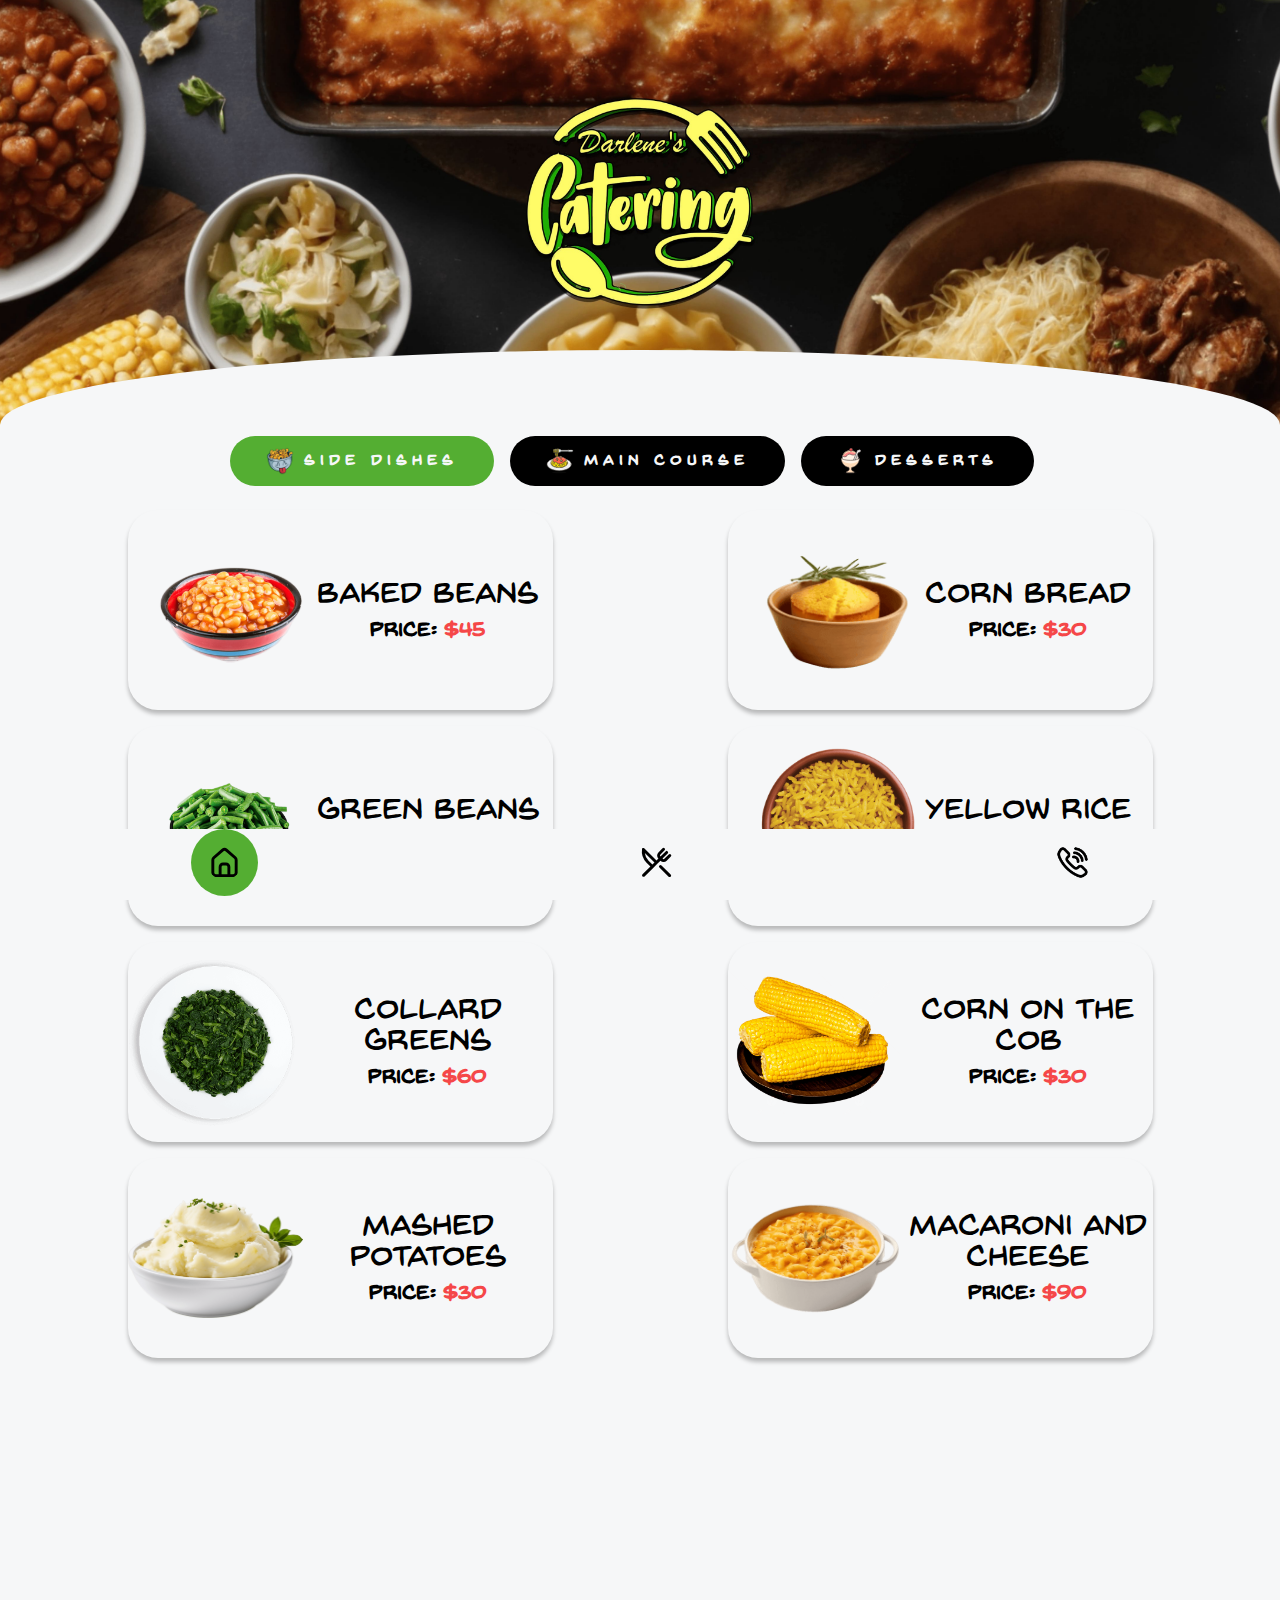
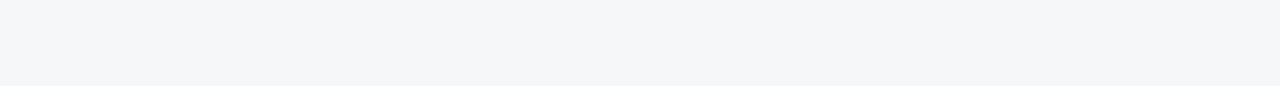
<file: index.html>
<!DOCTYPE html>
<html lang="en">

<head>
    <meta charset="UTF-8">
    <meta http-equiv="X-UA-Compatible" content="IE=edge">
    <meta name="viewport" content="width=device-width, initial-scale=1.0">
    <meta name="description" content="Catering Food in Clermont, Florida by Darlene. Made with Love.">
    <meta name="keywords" content="Food Catering">
    <meta name="theme-color" content="#000" />


    <title>Darlene's Catering</title>

    <link rel="icon" type="image/x-icon" href="./resources/assets/images/favicon.ico">
    <link rel="apple-touch-icon" href="./resources/assets/images/apple-touch-icon.png" />
    <link rel="stylesheet" href="./resources/sass/main.css">

    <script src="./resources/script/lightbox.js" defer></script>
    <script src="./resources/script/filtermenu.js"></script>
</head>

<body>
    <div class="navbar" id="navbar">
        <a href="./index.html"><img src="./resources/assets/icon/home.svg" class="navbar__logo navbar__logo--active"></a>
        <a id="menubtn" href="#"><img id="triggger" src="./resources/assets/icon/menu.svg" class="navbar__logo "></a>                
        <a href="./contact.html"><img src="./resources/assets/icon/contact.png" class="navbar__logo"></a>
    </div>

                 <!----------------LightBox for Menu----------------------------->
                 <div id="myModal" class="modal">
                    <div class="modal-content">
                    <span class="close">&times;</span>
                    <img src="./resources/assets/images/fullpagemenu.jpg" width="100%" defer>
                    </div>
                </div>
                <!----------------LightBox for Menu----------------------------->

    <div class="container container__home" id="hidepage">
        <div class="background">

        </div>

        <div class="home__elements">
           
            <div class="container container__meniu">
                
                <div class="row submeniu">
                    <div class="submeniu__element submeniu__element--active" id="sides" onclick="filter(sides)">
                        <img src="./resources/assets/icon/appetizer.png" alt="Appetizer Icon" class="submeniu__element__image ">
                        <p class="submeniu__element__title">Side Dishes</p>
                    </div>

                    <div class="submeniu__element" id="mains" onclick="filter(mains)">
                        <img src="./resources/assets/icon/maincourse.svg" alt="Main Courses Icon" class="submeniu__element__image">
                        <p class="submeniu__element__title">Main Course</p>
                    </div>
                    
                    <div class="submeniu__element" id="desserts" onclick="filter(desserts)">
                        <img src="./resources/assets/icon/desserts.svg" alt="Dessert Icon" class="submeniu__element__image">
                        <p class="submeniu__element__title">Desserts</p>
                    </div>
                </div>
        
        
        
                <div class="food__elements">
                    <div id="food-sides">
                            <figure class="card " id="c1">
                                <div class="row ">
                                    <img src="./resources/assets/images/menu/bakedbeans.png" alt="Baked Beans"
                                        class="card__image">
                                    <div class="column column--justifyContentCenter">
                                        <figcaption class="card__title">Baked Beans</figcaption>
                                        <h4 class="card__details">Price: <span class="important">$45</span>
                                        </h4>
                                    </div>
                                </div>
    
                            </figure>

                            <figure class="card" id="c2">
                                <div class="row ">
                                    <img src="./resources/assets/images/menu/cornbread.png" alt="Corn Bread"
                                        class="card__image">
                                    <div class="column column--justifyContentCenter">
                                        <figcaption class="card__title">Corn Bread</figcaption>
                                        <h4 class="card__details">Price: <span class="important">$30</span>
                                        </h4>
                                    </div>
                                </div>

                               
                            </figure>
                            
                            <figure class="card" id="c3">
                                <div class="row ">
                                    <img src="./resources/assets/images/menu/greenbeans.png" alt="Green Beans"
                                        class="card__image">
                                    <div class="column column--justifyContentCenter">
                                        <figcaption class="card__title">Green Beans</figcaption>
                                        <h4 class="card__details">Price: <span class="important">$40</span>
                                        </h4>
                                        </h4>
                                    </div>
                                </div>
            
            
            
                                
                            </figure>
            
                            <figure class="card" id="c4">
                                <div class="row ">
                                    <img src="./resources/assets/images/menu/yellowrice.png" alt="Yellow Rice"
                                        class="card__image">
                                    <div class="column column--justifyContentCenter">
                                        <figcaption class="card__title">Yellow Rice</figcaption>
                                        <h4 class="card__details">Price: <span class="important">$30</span>
                                        </h4>
                                        </h4>
                                    </div>
                                </div>      
                            
                            </figure>

                            <figure class="card" id="c5">
                                <div class="row ">
                                    <img src="./resources/assets/images/menu/collardgreens.png" alt="Collard Greens"
                                        class="card__image">
                                    <div class="column column--justifyContentCenter">
                                        <figcaption class="card__title">Collard Greens</figcaption>
                                        <h4 class="card__details">Price: <span class="important">$60</span>
                                        </h4>
                                        </h4>
                                    </div>
                                </div>             
                                
                            </figure>

                            <figure class="card" id="c6">
                                <div class="row ">
                                    <img src="./resources/assets/images/menu/cornonthecob.png" alt="Corn on the Cob"
                                        class="card__image">
                                    <div class="column column--justifyContentCenter">
                                        <figcaption class="card__title">Corn on the Cob</figcaption>
                                        <h4 class="card__details">Price: <span class="important">$30</span>
                                        </h4>
                                        </h4>
                                    </div>
                                </div>             
                              
                            </figure>

                            <figure class="card" id="c7">
                                <div class="row ">
                                    <img src="./resources/assets/images/menu/mashedpotatoes.png" alt="Mashed Potatoes"
                                        class="card__image">
                                    <div class="column column--justifyContentCenter">
                                        <figcaption class="card__title">Mashed Potatoes</figcaption>
                                        <h4 class="card__details">Price: <span class="important">$30</span>
                                        </h4>
                                        </h4>
                                    </div>
                                </div>             
                              
                            </figure>

                            <figure class="card" id="c8">
                                <div class="row ">
                                    <img src="./resources/assets/images/menu/macaroni.png" alt="Macaroni and Cheese"
                                        class="card__image">
                                    <div class="column column--justifyContentCenter">
                                        <figcaption class="card__title">Macaroni and Cheese</figcaption>
                                        <h4 class="card__details">Price: <span class="important">$90</span>
                                        </h4>
                                        </h4>
                                    </div>
                                </div>             
                             
                            </figure>
            
            
            
                        
                    </div>

                    <div id="food-mains" style="display: none;">
                        <figure class="card " id="f1">
                            <div class="row ">
                                <img src="./resources/assets/images/menu/fish.png" alt="Fried Fish with Grits"
                                    class="card__image">
                                <div class="column column--justifyContentCenter">
                                    <figcaption class="card__title">Fried Fish with Grits</figcaption>
                                    <h4 class="card__details">Price: <span class="important">$100</span>
                                    </h4>
                                </div>
                            </div>
                        </figure>

                        <figure class="card " id="f2">
                            <div class="row ">
                                <img src="./resources/assets/images/menu/meatloaf.png" alt="Meatloaf"
                                    class="card__image">
                                <div class="column column--justifyContentCenter">
                                    <figcaption class="card__title">Meatloaf</figcaption>
                                    <h4 class="card__details">Price: <span class="important">$60</span>
                                    </h4>
                                </div>
                            </div>
                        </figure>

                        <figure class="card " id="f3">
                            <div class="row ">
                                <img src="./resources/assets/images/menu/beef.png" alt="Beef Stew"
                                    class="card__image">
                                <div class="column column--justifyContentCenter">
                                    <figcaption class="card__title">Beef Stew</figcaption>
                                    <h4 class="card__details">Price: <span class="important">$60</span>
                                    </h4>
                                </div>
                            </div>
                        </figure>

                        <figure class="card " id="f4">
                            <div class="row ">
                                <img src="./resources/assets/images/menu/seafood.png" alt="Seafood" class="card__image">
                                <div class="column column--justifyContentCenter">
                                    <figcaption class="card__title">Seafood Rice or Pasta</figcaption>
                                    <h4 class="card__details">Price: <span class="important">$100</span>
                                    </h4>
                                </div>
                            </div>
                        </figure>

                        <figure class="card " id="f5">
                            <div class="row ">
                                <img src="./resources/assets/images/menu/lasagna.png" alt="Lasagna"
                                    class="card__image">
                                <div class="column column--justifyContentCenter">
                                    <figcaption class="card__title">Lasagna</figcaption>
                                    <p class="card__subtitle important">Meat(+$10) or Vegetarian</p>
                                    <h4 class="card__details">Price: <span class="important">$80</span>
                                    </h4>
                                </div>
                            </div>
                        </figure>

                        <figure class="card " id="f6">
                            <div class="row ">
                                <img src="./resources/assets/images/menu/pastawithchicken.png" alt="Pasta"
                                    class="card__image">
                                <div class="column column--justifyContentCenter">
                                    <figcaption class="card__title">Pasta with Chicken</figcaption>
                                    <h4 class="card__details">Price: <span class="important">$60</span>
                                    </h4>
                                </div>
                            </div>
                        </figure>

                        <figure class="card " id="f7">
                            <div class="row ">
                                <img src="./resources/assets/images/menu/spaghetti.png" alt="Spaghetti"
                                    class="card__image">
                                <div class="column column--justifyContentCenter">
                                    <figcaption class="card__title">Spaghetti with Meat Sauce</figcaption>
                                    <h4 class="card__details">Price: <span class="important">$60</span>
                                    </h4>
                                </div>
                            </div>
                        </figure>


                        <figure class="card " id="f8">
                            <div class="row ">
                                <img src="./resources/assets/images/menu/chicken.png" alt="Chicken"
                                    class="card__image">
                                <div class="column column--justifyContentCenter">
                                    <figcaption class="card__title">Chicken</figcaption>
                                    <p class="card__subtitle important">Fried, Baked or BBQ</p>
                                    <h4 class="card__details">Price: <span class="important">$90</span>
                                    </h4>
                                </div>
                            </div>
                        </figure>

                        <figure class="card " id="f9">
                            <div class="row ">
                                <img src="./resources/assets/images/menu/oxtail.png" alt="Oxtail"
                                    class="card__image">
                                <div class="column column--justifyContentCenter">
                                    <figcaption class="card__title">Oxtail</figcaption>
                                    <h4 class="card__details">Price: <span class="important">$230</span>
                                    </h4>
                                </div>
                            </div>
                        </figure>

                        <figure class="card " id="f10">
                            <div class="row ">
                                <img src="./resources/assets/images/menu/turkey.png" alt="Turkey Wing"
                                    class="card__image">
                                <div class="column column--justifyContentCenter">
                                    <figcaption class="card__title">Turkey Wing</figcaption>
                                    <h4 class="card__details">Price: <span class="important">$60</span>
                                    </h4>
                                </div>
                            </div>
                        </figure>
                    </div>

                    <div id="food-desserts" style="display: none;">
                        <figure class="card " id="d1">
                            <div class="row ">
                                <img src="./resources/assets/images/menu/potatoepie.png" alt="Sweet Potato Pie"
                                    class="card__image">
                                <div class="column column--justifyContentCenter">
                                    <figcaption class="card__title">Sweet Potato Pie</figcaption>
                                    <h4 class="card__details">Price  3": <span class="important">$4</span>
                                    <h4 class="card__details">Price 9": <span class="important">$12</span>
                                    </h4>
                                </div>
                            </div>
                        </figure>

                         <figure class="card " id="d3">
                            <div class="row ">
                                <img src="./resources/assets/images/menu/pecanpie.png" alt="Pecan Pie, 9 inch"
                                    class="card__image">
                                <div class="column column--justifyContentCenter">
                                    <figcaption class="card__title">Pecan Pie, 9"</figcaption>
                                    <h4 class="card__details">Price: <span class="important">$20</span>
                                    </h4>
                                </div>
                            </div>
                        </figure>

                         <figure class="card " id="d4">
                            <div class="row ">
                                <img src="./resources/assets/images/menu/poundcake.png" alt="7-UP Pound Cake"
                                    class="card__image card__image--forBigPicture">
                                <div class="column column--justifyContentCenter">
                                    <figcaption class="card__title">7-UP Pound Cake</figcaption>
                                    <h4 class="card__details">Price: <span class="important">$25</span>
                                    </h4>
                                </div>
                            </div>
                        </figure>

                         <figure class="card " id="d5">
                            <div class="row ">
                                <img src="./resources/assets/images/menu/coconutcake.png" alt="Coconut Cake"
                                    class="card__image card__image--forBigPicture">
                                <div class="column column--justifyContentCenter">
                                    <figcaption class="card__title">Coconut Cake</figcaption>
                                    <h4 class="card__details">Price: <span class="important">$40</span>
                                    </h4>
                                </div>
                            </div>
                        </figure>

                         <figure class="card " id="d6">
                            <div class="row ">
                                <img src="./resources/assets/images/menu/applepie.png" alt="Apple Pie, 9 inch"
                                    class="card__image card__image--forBigPicture">
                                <div class="column column--justifyContentCenter">
                                    <figcaption class="card__title">Apple Pie, 9"</figcaption>
                                    <h4 class="card__details">Price: <span class="important">$20</span>
                                    </h4>
                                </div>
                            </div>
                        </figure>

                         <figure class="card " id="d7">
                            <div class="row ">
                                <img src="./resources/assets/images/menu/peach.png" alt="Peach Cobbler"
                                    class="card__image card__image--forBigPicture">
                                <div class="column column--justifyContentCenter">
                                    <figcaption class="card__title">Peach Cobbler</figcaption>
                                    <h4 class="card__details">Price: <span class="important">$15</span>
                                    </h4>
                                </div>
                            </div>
                        </figure>

                         <figure class="card " id="d8">
                            <div class="row ">
                                <img src="./resources/assets/images/menu/chocolate.png" alt="German Chocolate Cake"
                                    class="card__image card__image--forBigPicture">
                                <div class="column column--justifyContentCenter">
                                    <figcaption class="card__title">German Chocolate Cake</figcaption>
                                    <h4 class="card__details">Price: <span class="important">$40</span>
                                    </h4>
                                </div>
                            </div>
                        </figure>


                         <figure class="card " id="d9">
                            <div class="row ">
                                <img src="./resources/assets/images/menu/redcake.png" alt="Red Velvet Cake"
                                    class="card__image card__image--forBigPicture">
                                <div class="column column--justifyContentCenter">
                                    <figcaption class="card__title">Red Velvet Cake</figcaption>
                                    <h4 class="card__details">Price: <span class="important">$35</span>
                                    </h4>
                                </div>
                            </div>
                        </figure>


                         <figure class="card " id="d10">
                            <div class="row ">
                                <img src="./resources/assets/images/menu/pudding.png" alt="Banana Pudding, Serves 50"
                                    class="card__image card__image--forBigPicture">
                                <div class="column column--justifyContentCenter">
                                    <figcaption class="card__title">Banana Pudding, Serves 50</figcaption>
                                    <h4 class="card__details">Price: <span class="important">$65</span>
                                    </h4>
                                </div>
                            </div>
                        </figure>





                    </div>
                </div>
        
            </div>
            
            
        </div>
    </div>
    </div>

</body>

</html>
</file>
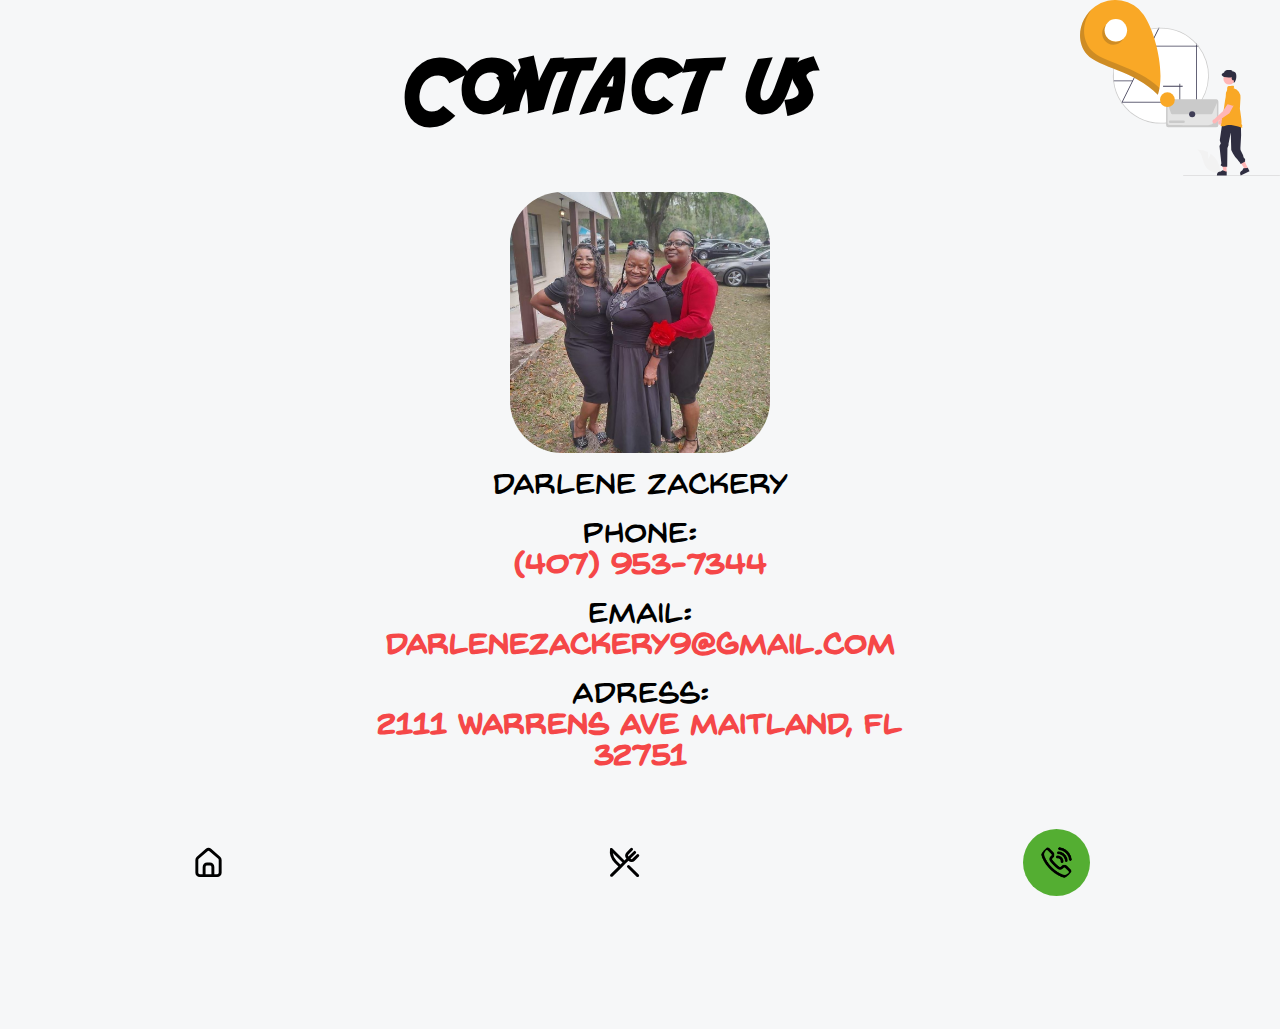
<file: contact.html>
<!DOCTYPE html>
<html lang="en">

<head>
    <meta charset="UTF-8">
    <meta http-equiv="X-UA-Compatible" content="IE=edge">
    <meta name="viewport" content="width=device-width, initial-scale=1.0">
    <meta name="description" content="Catering Food in Clermont, Florida by Darlene. Made with Love.">
    <meta name="keywords" content="Food Catering">
    <meta name="theme-color" content="#000" />


    <title>Darlene's Catering</title>

    <link rel="icon" type="image/x-icon" href="./resources/assets/images/favicon.ico">
    <link rel="apple-touch-icon" href="./resources/assets/images/apple-touch-icon.png" />
    <link rel="stylesheet" href="./resources/sass/main.css">

    <script src="./resources/script/lightbox.js" defer></script>
</head>

<body>
    <div class="navbar">
        <a href="./index.html"><img src="./resources/assets/icon/home.svg" class="navbar__logo "></a>
        <a id="menubtn" href="#"><img id="triggger" src="./resources/assets/icon/menu.svg" class="navbar__logo "></a>
                 <!----------------LightBox for Menu----------------------------->
                <div id="myModal" class="modal">
                    <div class="modal-content">
                    <span class="close">&times;</span>
                    <img src="./resources/assets/images/fullpagemenu.jpg" width="100%" defer>
                    </div>
                </div>
                <!----------------LightBox for Menu----------------------------->
        <a href="./contact.html"><img src="./resources/assets/icon/contact.png"
                class="navbar__logo navbar__logo--active"></a>
    </div>
    <div class="container container__contact" id="hidepage">
        <div class="row">
            <h2 class="title">Contact us</h2>
            <img src="./resources/assets/images/adress.svg" alt="contact image" class="title__image">
        </div>
                  
                        <div class="container__contact__info">
                            <img src="./resources/assets/images/profileimage.jpg" class="responsiveContact">
                            <br>
                            <p class="info__elements">Darlene Zackery</p>
                            <br>
                            <p class="info__elements">Phone: <br> <a class="important" href="tel:4079537344" style="text-decoration:none">(407) 953-7344</a></p>
                            <br>
                            <p class="info__elements">Email: <br> <a class="important" href="mailto:darlenezackery9@gmail.com" style="text-decoration:none">darlenezackery9@gmail.com</a></p>
                            <br>
                            <p class="info__elements">Adress: <br> <a class="important" rel="noopener" style="text-decoration:none" href="https://maps.app.goo.gl/1wMbkJhoDHpFjfBS9" target="_blank">2111 Warrens Ave
                                    Maitland, FL 32751</a></p>
                        
                        </div>

            

    </div>                
</body>

</html>
</file>
<file: resources/sass/main.css>
@font-face {
  font-family: Back Issues BB;
  src: url("./../assets/font/BackIssuesBB_reg.otf");
}

@font-face {
  font-family: Adventure;
  src: url("./../assets/font/Adventure.otf");
}

 /* The Modal (background) */
 .modal {
  display: none; /* Hidden by default */
  position: fixed; /* Stay in place */
  z-index: 1; /* Sit on top */
  left: 0;
  top: 0;
  width: 100%; /* Full width */
  height: 100%; /* Full height */
  overflow: auto; /* Enable scroll if needed */
  background-color: rgb(0,0,0); 
  z-index: 10000;
}

/* Modal Content/Box */
.modal-content {
  background-color: #000000;
  margin: 1% auto; /* 15% from the top and centered */
  border: 25px solid #000000;
  width: 90%; /* Could be more or less, depending on screen size */
}

/* The Close Button */
.close {
  color: #aaa;
  position: absolute;
  font-size: 100px;
  font-weight: bold;
}

.close:hover,
.close:focus {
  color: rgb(255, 183, 0);
  text-decoration: none;
  cursor: pointer;
}

h1,
h2,
h3 {
  font-family: "Adventure";
}

h1 {
  font-size: 55px;
}

h2 {
  font-size: 50px;
}

h3 {
  font-size: 30px;
}

p {
  font-size: 14px;
}

h4,
p,
figcaption {
  font-family: "Back Issues BB";
}

.row {
  display: -webkit-box;
  display: -ms-flexbox;
  display: flex;
}

.column {
  display: -webkit-box;
  display: -ms-flexbox;
  display: flex;
  -webkit-box-orient: vertical;
  -webkit-box-direction: normal;
      -ms-flex-direction: column;
          flex-direction: column;
}

.column--justifyContentCenter {
  -webkit-box-pack: center;
      -ms-flex-pack: center;
          justify-content: center;
}

.important {
  color: #f54748;
}

.card {
  height: 125px;
  width: 240px;
  background: #f6f7f8;
  -webkit-box-shadow: 0px 4px 4px rgba(0, 0, 0, 0.25);
          box-shadow: 0px 4px 4px rgba(0, 0, 0, 0.25);
  border-radius: 30px;
  display: -webkit-box;
  display: -ms-flexbox;
  display: flex;
  -webkit-box-pack: center;
      -ms-flex-pack: center;
          justify-content: center;
  -webkit-box-align: center;
      -ms-flex-align: center;
          align-items: center;
  margin: 0.5em auto;
}

@media (min-width: 768px) {
  .card {
    height: 170px;
    width: 350px;
  }
}

@media (min-width: 1025px) {
  .card {
    height: 200px;
    width: 425px;
  }
}

.card__image {
  width: 100px;
}

@media (min-width: 768px) {
  .card__image {
    width: 150px;
  }
}

@media (min-width: 1025px) {
  .card__image {
    width: 175px;
  }
}

@media (min-width: 768px) {
  .card__title {
    font-size: 20px;
  }
}

@media (min-width: 1025px) {
  .card__title {
    font-size: 30px;
  }
}

.card .card__details,
.card .important {
  font-size: 17px;
  padding-top: 10px;
}

@media (min-width: 1025px) {
  .card .card__details,
  .card .important {
    font-size: 20px;
  }
}

.card__button {
  background-color: #f54748;
  color: #f54748;
  border-radius: 100%;
  display: -webkit-box;
  display: -ms-flexbox;
  display: flex;
  -webkit-box-pack: center;
      -ms-flex-pack: center;
          justify-content: center;
  -webkit-box-align: center;
      -ms-flex-align: center;
          align-items: center;
  margin-bottom: -4.5em;
  border: none;
  margin-right: 0.5em;
  border: none;
  cursor: pointer;
}

.card__button__logo {
  width: 20px;
}

@media (min-width: 768px) {
  .card__button__logo {
    width: 22.5px;
  }
}

@media (min-width: 1025px) {
  .card__button__logo {
    width: 25px;
  }
}

.carousel--padding {
  padding-bottom: 5em;
}

@media (min-width: 1025px) {
  .carousel--padding {
    margin-left: 5rem;
  }
}

@media (min-width: 768px) {
  .carousel {
    -webkit-box-orient: horizontal;
    -webkit-box-direction: normal;
        -ms-flex-direction: row;
            flex-direction: row;
    -ms-flex-wrap: wrap;
        flex-wrap: wrap;
  }
}

.responsiveContact {
  display: block;
  width: 45%;
  height: auto;
  margin-left: auto;
  margin-right: auto;
  border-radius: 20%;
}

.submeniu {
  display: -webkit-box;
  display: -ms-flexbox;
  display: flex;
  -webkit-box-pack: space-evenly;
      -ms-flex-pack: space-evenly;
          justify-content: space-evenly;
  -webkit-box-align: center;
      -ms-flex-align: center;
          align-items: center;
  -ms-flex-wrap: wrap;
      flex-wrap: wrap;
  letter-spacing: 5px;
  z-index: 9;
  -webkit-animation: slide-in-bottom 1s cubic-bezier(0.165, 0.84, 0.44, 1) 0s both;
  animation: slide-in-bottom 1s cubic-bezier(0.165, 0.84, 0.44, 1) 0s both;
}

@-webkit-keyframes slide-in-bottom {
  0% {
    -webkit-transform: translateY(1000px);
    transform: translateY(1000px);
    opacity: 0;
  }
  100% {
    -webkit-transform: translateY(0);
    transform: translateY(0);
    opacity: 1;
  }
}

@keyframes slide-in-bottom {
  0% {
    -webkit-transform: translateY(1000px);
    transform: translateY(1000px);
    opacity: 0;
  }
  100% {
    -webkit-transform: translateY(0);
    transform: translateY(0);
    opacity: 1;
  }
}

@media (min-width: 1025px) {
  .submeniu {
    -webkit-animation: slide-in-left 1s cubic-bezier(0.25, 0.46, 0.45, 0.94) 0s both;
            animation: slide-in-left 1s cubic-bezier(0.25, 0.46, 0.45, 0.94) 0s both;
    -webkit-box-pack: center;
        -ms-flex-pack: center;
            justify-content: center;
  }
  @-webkit-keyframes slide-in-left {
    0% {
      -webkit-transform: translateX(-1000px);
              transform: translateX(-1000px);
      opacity: 0;
    }
    100% {
      -webkit-transform: translateX(0);
              transform: translateX(0);
      opacity: 1;
    }
  }
  @keyframes slide-in-left {
    0% {
      -webkit-transform: translateX(-1000px);
              transform: translateX(-1000px);
      opacity: 0;
    }
    100% {
      -webkit-transform: translateX(0);
              transform: translateX(0);
      opacity: 1;
    }
  }
}

.submeniu__element {
  width: auto;
  height: 50px;
  padding: 0 5%;
  display: -webkit-box;
  display: -ms-flexbox;
  display: flex;
  -webkit-box-pack: center;
      -ms-flex-pack: center;
          justify-content: center;
  -webkit-box-align: center;
      -ms-flex-align: center;
          align-items: center;
  background-color: #000;
  border-radius: 30px;
  margin-bottom: 1em;
}

@media (min-width: 768px) {
  .submeniu__element {
    padding: 0 3%;
  }
}

@media (min-width: 1025px) {
  .submeniu__element {
    margin-right: 1em;
  }
}

.submeniu__element__image {
  width: 28px;
}

.submeniu__element__title {
  margin-left: 5px;
  font-size: 10px;
  font-weight: bold;
  color: #f6f7f8;
}

@media (min-width: 768px) {
  .submeniu__element__title {
    margin-left: 10px;
    font-size: 15px;
  }
}

.submeniu__element:hover {
  background-color: #5ABB36;
}

.submeniu__element--active {
  background-color: #54AE32;
}

.submeniu__element--active:hover {
  background-color: #54AE32;
}

.navbar {
  display: -webkit-box;
  display: -ms-flexbox;
  display: flex;
  -ms-flex-pack: distribute;
      justify-content: space-around;
  -webkit-box-align: center;
      -ms-flex-align: center;
          align-items: center;
  position: fixed;
  bottom: 0%;
  width: 100vw;
  background-color: #f6f7f8;
  z-index: 999;
}

.navbar__logo {
  width: 35px;
  color: black;
}

.navbar__logo--active {
  padding: 1em;
  background-color: #54AE32;
  border-radius: 100%;
}

.navbar__logo--active--witdh {
  padding: 0.5em;
}

.navbar__logo--width {
  width: 50px;
}


.container {
  display: -webkit-box;
  display: -ms-flexbox;
  display: flex;
  -webkit-box-orient: vertical;
  -webkit-box-direction: normal;
      -ms-flex-direction: column;
          flex-direction: column;
}

* {
  margin: 0;
  padding: 0;
}

html {
  background-color: #f6f7f8;
  overflow-x: hidden;
}

/* width */
::-webkit-scrollbar {
  width: 10px;
}

/* Handle */
::-webkit-scrollbar-thumb {
  background: #54AE32;
  border-radius: 30px;
}

.container__home {
  -webkit-box-pack: center;
      -ms-flex-pack: center;
          justify-content: center;
  -webkit-box-align: center;
      -ms-flex-align: center;
          align-items: center;
  padding-bottom: 7.5em;
}

.container__home .background {
  background-image: url(./../assets/images/headerlogo.jpg);
  width: 100%;
  height: 300px;
  background-position: center;
  background-repeat: no-repeat;
  background-size: cover;
  z-index: -99;
  position: relative;
}

.container__home .background::after {
  content: "";
  width: 100%;
  height: 150px;
  display: -webkit-box;
  display: -ms-flexbox;
  display: flex;
  background-color: #f6f7f8;
  position: relative;
  bottom: -70%;
  border-radius: 100% 100% 0 0;
  z-index: -98;
  -webkit-animation: slide-in-bottom 1s cubic-bezier(0.165, 0.84, 0.44, 1) 0s both;
  animation: slide-in-bottom 1s cubic-bezier(0.165, 0.84, 0.44, 1) 0s both;
}

@-webkit-keyframes slide-in-bottom {
  0% {
    -webkit-transform: translateY(1000px);
    transform: translateY(1000px);
    opacity: 0;
  }
  100% {
    -webkit-transform: translateY(0);
    transform: translateY(0);
    opacity: 1;
  }
}

@keyframes slide-in-bottom {
  0% {
    -webkit-transform: translateY(1000px);
    transform: translateY(1000px);
    opacity: 0;
  }
  100% {
    -webkit-transform: translateY(0);
    transform: translateY(0);
    opacity: 1;
  }
}

@media (min-width: 1025px) {
  .container__home .background {
    height: 500px;
    background-size: 150%;
  }
}

@media (min-width: 1800px) {
  .container__home .background {
    height: 500px;
    background-size: 100%;
  }
}

.container__home .home__elements {
  margin-top: -10%;
  padding: 0 1em;
}

@media (min-width: 768px) {
  .container__home .home__elements {
    margin-top: -5%;
    padding: 0 2.5em;
  }
}

@media (min-width: 1025px) {
  .container__home .home__elements {
    margin-top: -5%;
    padding-bottom: 2.5em;
  }
}

.container__home .home__elements__title {
  text-align: center;
  -webkit-animation: slide-in-bottom 1s cubic-bezier(0.165, 0.84, 0.44, 1) 0s both;
  animation: slide-in-bottom 1s cubic-bezier(0.165, 0.84, 0.44, 1) 0s both;
}

@-webkit-keyframes slide-in-bottom {
  0% {
    -webkit-transform: translateY(1000px);
    transform: translateY(1000px);
    opacity: 0;
  }
  100% {
    -webkit-transform: translateY(0);
    transform: translateY(0);
    opacity: 1;
  }
}

@keyframes slide-in-bottom {
  0% {
    -webkit-transform: translateY(1000px);
    transform: translateY(1000px);
    opacity: 0;
  }
  100% {
    -webkit-transform: translateY(0);
    transform: translateY(0);
    opacity: 1;
  }
}

@media (min-width: 768px) {
  .container__home .home__elements__title {
    font-size: 75px;
  }
}

@media (min-width: 1025px) {
  .container__home .home__elements__title {
    font-size: 100px;
  }
}

.container__home .home__elements__description {
  -webkit-animation: slide-in-bottom 1s cubic-bezier(0.165, 0.84, 0.44, 1) 1s both;
  animation: slide-in-bottom 1s cubic-bezier(0.165, 0.84, 0.44, 1) 1s both;
  padding-top: 5%;
  text-align: justify;
}

@-webkit-keyframes slide-in-bottom {
  0% {
    -webkit-transform: translateY(1000px);
    transform: translateY(1000px);
    opacity: 0;
  }
  100% {
    -webkit-transform: translateY(0);
    transform: translateY(0);
    opacity: 1;
  }
}

@keyframes slide-in-bottom {
  0% {
    -webkit-transform: translateY(1000px);
    transform: translateY(1000px);
    opacity: 0;
  }
  100% {
    -webkit-transform: translateY(0);
    transform: translateY(0);
    opacity: 1;
  }
}

@media (min-width: 768px) {
  .container__home .home__elements__description {
    font-size: 20px;
    padding-left: 5%;
    padding-right: 5%;
  }
}

.container__home .home__elements__subtitle {
  -webkit-animation: slide-in-bottom 1s cubic-bezier(0.165, 0.84, 0.44, 1) 1.25s both;
  animation: slide-in-bottom 1s cubic-bezier(0.165, 0.84, 0.44, 1) 1.25s both;
  padding-top: 5%;
  text-align: center;
  padding-left: 5%;
}

@-webkit-keyframes slide-in-bottom {
  0% {
    -webkit-transform: translateY(1000px);
    transform: translateY(1000px);
    opacity: 0;
  }
  100% {
    -webkit-transform: translateY(0);
    transform: translateY(0);
    opacity: 1;
  }
}

@keyframes slide-in-bottom {
  0% {
    -webkit-transform: translateY(1000px);
    transform: translateY(1000px);
    opacity: 0;
  }
  100% {
    -webkit-transform: translateY(0);
    transform: translateY(0);
    opacity: 1;
  }
}

@media (min-width: 768px) {
  .container__home .home__elements__subtitle {
    font-size: 30px;
  }
}

@media (min-width: 1025px) {
  .container__home .home__elements__subtitle {
    font-size: 45px;
  }
}

.container__home .carousel {
  -webkit-animation: slide-in-bottom 1s cubic-bezier(0.165, 0.84, 0.44, 1) 1.5s both;
  animation: slide-in-bottom 1s cubic-bezier(0.165, 0.84, 0.44, 1) 1.5s both;
}

@-webkit-keyframes slide-in-bottom {
  0% {
    -webkit-transform: translateY(1000px);
    transform: translateY(1000px);
    opacity: 0;
  }
  100% {
    -webkit-transform: translateY(0);
    transform: translateY(0);
    opacity: 1;
  }
}

@keyframes slide-in-bottom {
  0% {
    -webkit-transform: translateY(1000px);
    transform: translateY(1000px);
    opacity: 0;
  }
  100% {
    -webkit-transform: translateY(0);
    transform: translateY(0);
    opacity: 1;
  }
}

.offert {
  display: none;
}

.disclaimer {
  -webkit-animation: slide-in-bottom 1s cubic-bezier(0.165, 0.84, 0.44, 1) 1.3s both;
  animation: slide-in-bottom 1s cubic-bezier(0.165, 0.84, 0.44, 1) 1.3s both;
  padding-left: 5%;
  font-size: 12px;
}

@-webkit-keyframes slide-in-bottom {
  0% {
    -webkit-transform: translateY(1000px);
    transform: translateY(1000px);
    opacity: 0;
  }
  100% {
    -webkit-transform: translateY(0);
    transform: translateY(0);
    opacity: 1;
  }
}

@keyframes slide-in-bottom {
  0% {
    -webkit-transform: translateY(1000px);
    transform: translateY(1000px);
    opacity: 0;
  }
  100% {
    -webkit-transform: translateY(0);
    transform: translateY(0);
    opacity: 1;
  }
}

@media (min-width: 768px) {
  .disclaimer {
    font-size: 15px;
  }
}

.disclaimer .important {
  cursor: pointer;
}

#modal {
  -webkit-animation: slide-in-bck-center 1s cubic-bezier(0.25, 0.46, 0.45, 0.94) 0s both;
  animation: slide-in-bck-center 1s cubic-bezier(0.25, 0.46, 0.45, 0.94) 0s both;
  z-index: 999999;
  padding: 5vw;
  max-width: 60vw;
  background-color: #f6f7f8;
  display: none;
  -webkit-box-orient: vertical;
  -webkit-box-direction: normal;
      -ms-flex-direction: column;
          flex-direction: column;
  -webkit-box-pack: center;
      -ms-flex-pack: center;
          justify-content: center;
  -webkit-box-align: center;
      -ms-flex-align: center;
          align-items: center;
  position: fixed;
  right: 15%;
  top: 15%;
  -webkit-box-shadow: 0px 4px 4px rgba(0, 0, 0, 0.25);
          box-shadow: 0px 4px 4px rgba(0, 0, 0, 0.25);
  border-radius: 30px;
}

@-webkit-keyframes slide-in-bck-center {
  0% {
    -webkit-transform: translateZ(600px);
    transform: translateZ(600px);
    opacity: 0;
  }
  100% {
    -webkit-transform: translateZ(0);
    transform: translateZ(0);
    opacity: 1;
  }
}

@keyframes slide-in-bck-center {
  0% {
    -webkit-transform: translateZ(600px);
    transform: translateZ(600px);
    opacity: 0;
  }
  100% {
    -webkit-transform: translateZ(0);
    transform: translateZ(0);
    opacity: 1;
  }
}

@media (min-width: 768px) {
  #modal {
    right: 25%;
    font-size: 20px;
    padding: 3vw;
  }
}

@media (min-width: 1025px) {
  #modal {
    padding: 1vw;
    right: 37%;
  }
}

#modal img {
  width: 60vw;
}

@media (min-width: 768px) {
  #modal img {
    width: 50vw;
  }
}

@media (min-width: 1025px) {
  #modal img {
    width: 25vw;
  }
}

#modal #modal__title {
  text-align: center;
  font-size: 30px;
}

#modal #modal__close {
  margin-left: auto;
  font-size: 25px;
  cursor: pointer;
}

.oldPrice {
  text-decoration: line-through;
  opacity: 0.5;
}

.container__event {
  -webkit-animation: slide-in-bottom 1s cubic-bezier(0.165, 0.84, 0.44, 1) 0s both;
  animation: slide-in-bottom 1s cubic-bezier(0.165, 0.84, 0.44, 1) 0s both;
  padding-top: 2em;
}

@-webkit-keyframes slide-in-bottom {
  0% {
    -webkit-transform: translateY(1000px);
    transform: translateY(1000px);
    opacity: 0;
  }
  100% {
    -webkit-transform: translateY(0);
    transform: translateY(0);
    opacity: 1;
  }
}

@keyframes slide-in-bottom {
  0% {
    -webkit-transform: translateY(1000px);
    transform: translateY(1000px);
    opacity: 0;
  }
  100% {
    -webkit-transform: translateY(0);
    transform: translateY(0);
    opacity: 1;
  }
}

@media (min-width: 1025px) {
  .container__event {
    -webkit-animation: slide-in-left 1s cubic-bezier(0.25, 0.46, 0.45, 0.94) 0s both;
            animation: slide-in-left 1s cubic-bezier(0.25, 0.46, 0.45, 0.94) 0s both;
  }
  @-webkit-keyframes slide-in-left {
    0% {
      -webkit-transform: translateX(-1000px);
              transform: translateX(-1000px);
      opacity: 0;
    }
    100% {
      -webkit-transform: translateX(0);
              transform: translateX(0);
      opacity: 1;
    }
  }
  @keyframes slide-in-left {
    0% {
      -webkit-transform: translateX(-1000px);
              transform: translateX(-1000px);
      opacity: 0;
    }
    100% {
      -webkit-transform: translateX(0);
              transform: translateX(0);
      opacity: 1;
    }
  }
}

.container__event .row__title {
  -webkit-box-pack: justify;
      -ms-flex-pack: justify;
          justify-content: space-between;
  -webkit-box-align: center;
      -ms-flex-align: center;
          align-items: center;
  padding-bottom: 2em;
}

.container__event .row__title .title {
  margin-left: auto;
  font-size: 55px;
}

@media (min-width: 768px) {
  .container__event .row__title .title {
    margin: auto;
    font-size: 75px;
  }
}

@media (min-width: 1025px) {
  .container__event .row__title .title {
    font-size: 90px;
  }
}

.container__event .row__title .title__image {
  width: 150px;
  margin-left: 25px;
  padding-right: 1em;
}

.container__event .card__event {
  height: 20vh;
  width: 85%;
  margin: 1.5em auto;
  padding: 1em;
}

@media (min-width: 768px) {
  .container__event .card {
    width: 42.5%;
  }
}

.container__event .card__image {
  width: 150px;
}

@media (min-width: 1025px) {
  .container__event .card__image {
    width: 200px;
  }
}

.container__event .card__info {
  padding-left: 1em;
}

.container__event .card__title {
  font-size: 20px;
}

@media (min-width: 768px) {
  .container__event .card__title {
    font-size: 22.5px;
  }
}

@media (min-width: 1025px) {
  .container__event .card__title {
    font-size: 25px;
  }
}

.container__event .card__details {
  font-size: 10px;
}

@media (min-width: 768px) {
  .container__event .card__details {
    font-size: 12.5px;
  }
}

@media (min-width: 1025px) {
  .container__event .card__details {
    font-size: 15px;
    width: 25vw;
  }
}

.container__event .card .medium {
  display: -webkit-box;
  display: -ms-flexbox;
  display: flex;
  -webkit-box-pack: end;
      -ms-flex-pack: end;
          justify-content: flex-end;
  color: #ffad39;
  margin-top: 1em;
  font-family: "Back Issues BB";
}

@media (min-width: 768px) {
  .container__event .card .medium {
    font-size: 15px;
  }
}

@media (min-width: 1025px) {
  .container__event .card .medium {
    font-size: 17.5px;
  }
}

.container__meniu {
  -webkit-animation: slide-in-bottom 1s cubic-bezier(0.165, 0.84, 0.44, 1) 0s both;
  animation: slide-in-bottom 1s cubic-bezier(0.165, 0.84, 0.44, 1) 0s both;
}

@-webkit-keyframes slide-in-bottom {
  0% {
    -webkit-transform: translateY(1000px);
    transform: translateY(1000px);
    opacity: 0;
  }
  100% {
    -webkit-transform: translateY(0);
    transform: translateY(0);
    opacity: 1;
  }
}

@keyframes slide-in-bottom {
  0% {
    -webkit-transform: translateY(1000px);
    transform: translateY(1000px);
    opacity: 0;
  }
  100% {
    -webkit-transform: translateY(0);
    transform: translateY(0);
    opacity: 1;
  }
}

@media (min-width: 1025px) {
  .container__meniu {
    -webkit-animation: slide-in-left 1s cubic-bezier(0.25, 0.46, 0.45, 0.94) 0s both;
            animation: slide-in-left 1s cubic-bezier(0.25, 0.46, 0.45, 0.94) 0s both;
  }
  @-webkit-keyframes slide-in-left {
    0% {
      -webkit-transform: translateX(-1000px);
              transform: translateX(-1000px);
      opacity: 0;
    }
    100% {
      -webkit-transform: translateX(0);
              transform: translateX(0);
      opacity: 1;
    }
  }
  @keyframes slide-in-left {
    0% {
      -webkit-transform: translateX(-1000px);
              transform: translateX(-1000px);
      opacity: 0;
    }
    100% {
      -webkit-transform: translateX(0);
              transform: translateX(0);
      opacity: 1;
    }
  }
}

.container__meniu .row__title {
  -webkit-box-pack: justify;
      -ms-flex-pack: justify;
          justify-content: space-between;
  -webkit-box-align: center;
      -ms-flex-align: center;
          align-items: center;
  padding-bottom: 2em;
}

.container__meniu .row__title .title {
  margin-right: auto;
  margin-left: auto;
  font-size: 55px;
}

@media (min-width: 768px) {
  .container__meniu .row__title .title {
    margin-left: auto;
    margin-right: 45%;
    font-size: 50px;
  }
}

@media (min-width: 1025px) {
  .container__meniu .row__title .title {
    font-size: 90px;
    padding-left: 0;
  }
}

.container__meniu .row__title .title__image {
  width: 100px;
  margin-left: 25px;
  padding-right: 1em;
}

@media (min-width: 768px) {
  .container__meniu .row__title .title__image {
    width: 150px;
  }
}

.food__elements {
  margin-bottom: 10em;
  text-align: center;
  display: -webkit-box;
  display: -ms-flexbox;
  display: flex;
  -webkit-box-pack: center;
      -ms-flex-pack: center;
          justify-content: center;
}

.food__elements .card__food {
  width: 80vw;
  margin: 1em;
  position: relative;
}

@media (min-width: 768px) {
  .food__elements .card__food {
    width: 79vw;
    height: 250px;
  }
}

@media (min-width: 1025px) {
  .food__elements .card__food {
    width: 82vw;
    height: 450px;
  }
}

@media (min-width: 1025px) {
  .food__elements .card__food .card__title {
    font-size: 30px;
    width: 16vw;
  }
}

.food__elements .card__food .card__image {
  width: 100px;
  -o-object-fit: contain;
     object-fit: contain;
}

@media (min-width: 1025px) {
  .food__elements .card__food .card__image {
    width: 200px;
  }
}

@media (min-width: 1025px) {
  .food__elements .card__food .card__image--forBigPicture {
    width: 150px;
  }
}

.food__elements .card__food .card__image--height {
  height: 100px;
  width: auto;
}

@media (min-width: 1025px) {
  .food__elements .card__food .card__image--height {
    height: 150px;
  }
}

.food__elements .card__food .row .column--justifyContentCenter {
  -webkit-box-align: center;
      -ms-flex-align: center;
          align-items: center;
}

@media (min-width: 1025px) {
  .food__elements .card__food .row {
    -webkit-box-orient: vertical;
    -webkit-box-direction: normal;
        -ms-flex-direction: column;
            flex-direction: column;
    -webkit-box-align: center;
        -ms-flex-align: center;
            align-items: center;
    -webkit-box-pack: space-evenly;
        -ms-flex-pack: space-evenly;
            justify-content: space-evenly;
    height: 100%;
  }
}

.food__elements .card__food .card__subtitle {
  font-size: 12px;
  width: 100px;
  color: #ffad39;
}

@media (min-width: 1025px) {
  .food__elements .card__food .card__subtitle {
    font-size: 15px;
    width: 16vw;
  }
}

.food__elements .card__food .card__button {
  display: none;
}

@media (min-width: 1025px) {
  .food__elements .card__food .card__button {
    margin-bottom: -8em;
  }
}

.food__elements .card__food .card__details {
  position: absolute;
  bottom: 5px;
  font-size: 15px;
}

@media (min-width: 768px) {
  .food__elements .card__food .card__details {
    bottom: 15px;
    font-size: 20px;
  }
}

.food__elements .card__food .card__details .important {
  font-size: 12.5px;
}

@media (min-width: 768px) {
  .food__elements .card__food .card__details .important {
    font-size: 22.5px;
  }
}

[id*="food-"] {
  display: -webkit-box;
  display: -ms-flexbox;
  display: flex;
  -webkit-box-pack: center;
      -ms-flex-pack: center;
          justify-content: center;
  -webkit-box-align: center;
      -ms-flex-align: center;
          align-items: center;
  -ms-flex-wrap: wrap;
      flex-wrap: wrap;
}

.container__about {
  -webkit-animation: slide-in-bottom 1s cubic-bezier(0.165, 0.84, 0.44, 1) 0s both;
  animation: slide-in-bottom 1s cubic-bezier(0.165, 0.84, 0.44, 1) 0s both;
  margin-bottom: 20vh;
  overflow-x: hidden;
}

@-webkit-keyframes slide-in-bottom {
  0% {
    -webkit-transform: translateY(1000px);
    transform: translateY(1000px);
    opacity: 0;
  }
  100% {
    -webkit-transform: translateY(0);
    transform: translateY(0);
    opacity: 1;
  }
}

@keyframes slide-in-bottom {
  0% {
    -webkit-transform: translateY(1000px);
    transform: translateY(1000px);
    opacity: 0;
  }
  100% {
    -webkit-transform: translateY(0);
    transform: translateY(0);
    opacity: 1;
  }
}

@media (min-width: 1025px) {
  .container__about {
    margin-left: 5vw;
    -webkit-animation: slide-in-left 1s cubic-bezier(0.25, 0.46, 0.45, 0.94) 0s both;
            animation: slide-in-left 1s cubic-bezier(0.25, 0.46, 0.45, 0.94) 0s both;
  }
  @-webkit-keyframes slide-in-left {
    0% {
      -webkit-transform: translateX(-1000px);
              transform: translateX(-1000px);
      opacity: 0;
    }
    100% {
      -webkit-transform: translateX(0);
              transform: translateX(0);
      opacity: 1;
    }
  }
  @keyframes slide-in-left {
    0% {
      -webkit-transform: translateX(-1000px);
              transform: translateX(-1000px);
      opacity: 0;
    }
    100% {
      -webkit-transform: translateX(0);
              transform: translateX(0);
      opacity: 1;
    }
  }
}

.container__about .row {
  -webkit-box-align: center;
      -ms-flex-align: center;
          align-items: center;
}

.container__about .row .title {
  font-size: 35px;
}

@media (min-width: 768px) {
  .container__about .row .title {
    font-size: 75px;
    margin: 0 auto;
  }
}

@media (min-width: 1025px) {
  .container__about .row .title {
    font-size: 90px;
  }
}

.container__about .row .title__image {
  width: 125px;
}

@media (min-width: 768px) {
  .container__about .row .title__image {
    width: 200px;
  }
}

.container__about .about__text {
  padding: 1em;
  font-size: 12.5px;
  text-align: justify;
}

@media (min-width: 768px) {
  .container__about .about__text {
    font-size: 20px;
  }
}

.container__about .about__text .important {
  font-size: 17.5px;
}

@media (min-width: 768px) {
  .container__about .about__text .important {
    font-size: 25px;
    margin-bottom: 10%;
  }
}

.container__about .about__audio {
  position: fixed;
  right: 0;
  top: 5%;
  width: 50px;
  height: 50px;
  padding: 3%;
  background-color: #000;
  border-radius: 100% 0 0 100%;
  -webkit-animation: slide-in-right 1s cubic-bezier(0.165, 0.84, 0.44, 1) 0.25s both;
  animation: slide-in-right 1s cubic-bezier(0.165, 0.84, 0.44, 1) 0.25s both;
}

@-webkit-keyframes slide-in-right {
  0% {
    -webkit-transform: translateX(1000px);
    transform: translateX(1000px);
    opacity: 0;
  }
  100% {
    -webkit-transform: translateX(0);
    transform: translateX(0);
    opacity: 1;
  }
}

@keyframes slide-in-right {
  0% {
    -webkit-transform: translateX(1000px);
    transform: translateX(1000px);
    opacity: 0;
  }
  100% {
    -webkit-transform: translateX(0);
    transform: translateX(0);
    opacity: 1;
  }
}

@media (min-width: 1025px) {
  .container__about .about__audio {
    padding: 1%;
  }
}

.container__contact {
  display: -webkit-box;
  display: -ms-flexbox;
  display: flex;
  -webkit-box-orient: vertical;
  -webkit-box-direction: normal;
      -ms-flex-direction: column;
          flex-direction: column;
  -webkit-box-pack: center;
      -ms-flex-pack: center;
          justify-content: center;
  -webkit-box-align: center;
      -ms-flex-align: center;
          align-items: center;
  -webkit-animation: slide-in-bottom 1s cubic-bezier(0.165, 0.84, 0.44, 1) 0s both;
  animation: slide-in-bottom 1s cubic-bezier(0.165, 0.84, 0.44, 1) 0s both;
}

@-webkit-keyframes slide-in-bottom {
  0% {
    -webkit-transform: translateY(1000px);
    transform: translateY(1000px);
    opacity: 0;
  }
  100% {
    -webkit-transform: translateY(0);
    transform: translateY(0);
    opacity: 1;
  }
}

@keyframes slide-in-bottom {
  0% {
    -webkit-transform: translateY(1000px);
    transform: translateY(1000px);
    opacity: 0;
  }
  100% {
    -webkit-transform: translateY(0);
    transform: translateY(0);
    opacity: 1;
  }
}

@media (min-width: 1025px) {
  .container__contact {
    -webkit-animation: slide-in-left 1s cubic-bezier(0.25, 0.46, 0.45, 0.94) 0s both;
            animation: slide-in-left 1s cubic-bezier(0.25, 0.46, 0.45, 0.94) 0s both;
  }
  @-webkit-keyframes slide-in-left {
    0% {
      -webkit-transform: translateX(-1000px);
              transform: translateX(-1000px);
      opacity: 0;
    }
    100% {
      -webkit-transform: translateX(0);
              transform: translateX(0);
      opacity: 1;
    }
  }
  @keyframes slide-in-left {
    0% {
      -webkit-transform: translateX(-1000px);
              transform: translateX(-1000px);
      opacity: 0;
    }
    100% {
      -webkit-transform: translateX(0);
              transform: translateX(0);
      opacity: 1;
    }
  }
}

@media (min-width: 768px) {
  .container__contact .row {
    width: 100vw;
    -webkit-box-pack: space-evenly;
        -ms-flex-pack: space-evenly;
            justify-content: space-evenly;
  }
}

@media (min-width: 1025px) {
  .container__contact .row {
    -webkit-box-pack: end;
        -ms-flex-pack: end;
            justify-content: flex-end;
  }
}

.container__contact .row .title {
  display: -webkit-box;
  display: -ms-flexbox;
  display: flex;
  -webkit-box-align: center;
      -ms-flex-align: center;
          align-items: center;
  font-size: 35px;
  -ms-flex-pack: distribute;
      justify-content: space-around;
}

@media (min-width: 768px) {
  .container__contact .row .title {
    font-size: 75px;
  }
}

@media (min-width: 1025px) {
  .container__contact .row .title {
    margin: 0 auto;
    padding-left: 10vw;
    font-size: 90px;
  }
}

.container__contact .row .title__image {
  width: 150px;
}

@media (min-width: 768px) {
  .container__contact .row .title__image {
    width: 200px;
  }
}

.container__contact .contact__content {
  display: -webkit-box;
  display: -ms-flexbox;
  display: flex;
  -ms-flex-pack: distribute;
      justify-content: space-around;
  -webkit-box-orient: vertical;
  -webkit-box-direction: normal;
      -ms-flex-direction: column;
          flex-direction: column;
}

@media (min-width: 1025px) {
  .container__contact .contact__content {
    -webkit-box-orient: horizontal;
    -webkit-box-direction: normal;
        -ms-flex-direction: row;
            flex-direction: row;
  }
}

.container__contact__map {
  padding-top: 1em;
  width: 90vw;
  -o-object-fit: contain;
     object-fit: contain;
}

@media (min-width: 768px) {
  .container__contact__map {
    width: 75vw;
  }
}

@media (min-width: 1025px) {
  .container__contact__map {
    width: 45vw;
    float: left;
  }
}

@media (min-width: 1025px) {
  .container__contact__map {
    -webkit-box-ordinal-group: 3;
        -ms-flex-order: 2;
            order: 2;
  }
}

.container__contact__info {
  padding-top: 1em;
  padding-bottom: 20%;
  width: 90vw;
  margin-left: auto;
  margin-right: auto;
}

@media (min-width: 768px) {
  .container__contact__info {
    width: 75vw;
  }
}

@media (min-width: 1025px) {
  .container__contact__info {
    width: 45vw;
  }
}

@media (min-width: 1025px) {
  .container__contact__info {
    -webkit-box-ordinal-group: 2;
        -ms-flex-order: 1;
            order: 1;
    
  }
}

.container__contact__info .info__elements {
  font-size: 15px;
  text-align: center;
}

@media (min-width: 768px) {
  .container__contact__info .info__elements {
    font-size: 25px;
  }
}

@media (min-width: 1025px) {
  .container__contact__info .info__elements {
    font-size: 30px;
  }
}

.container__contact__info .info__elements .important {
  font-weight: bold;
  text-decoration: none;
}

.container__contact__info .info__elements .important:hover {
  color: #12b71f;
}
/*# sourceMappingURL=main.css.map */
</file>
